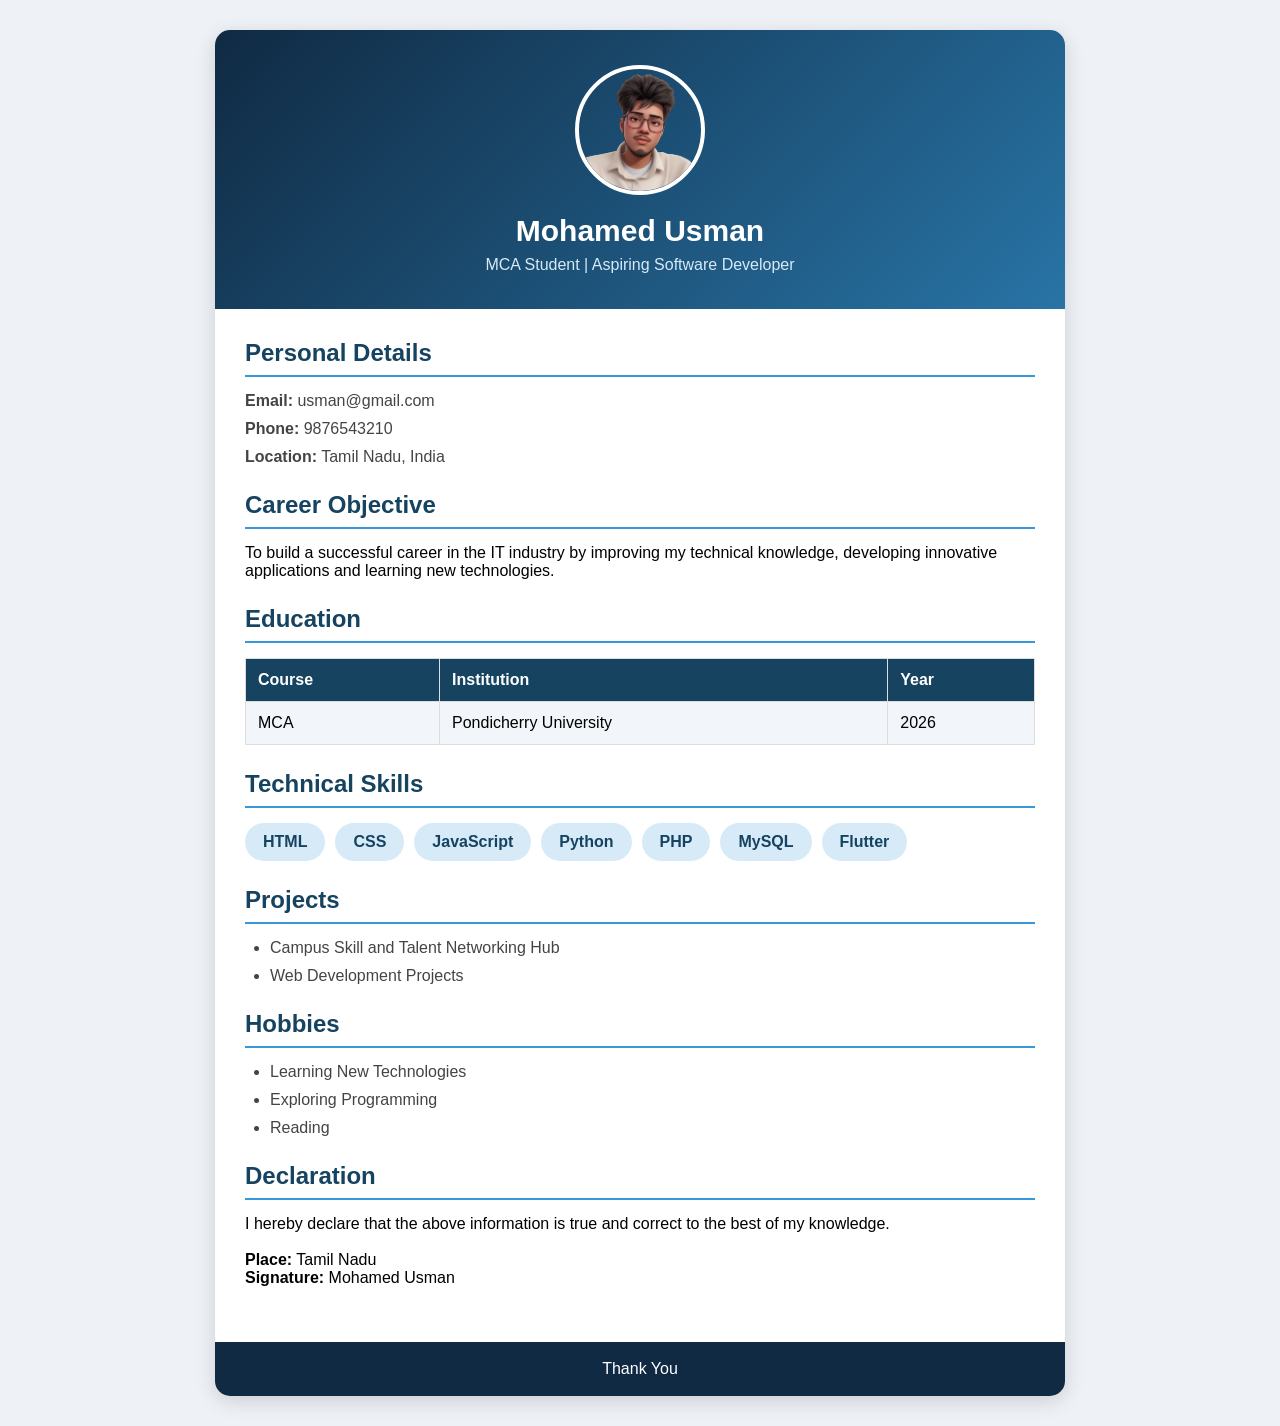
<file: exercise-1/index.html>
<!DOCTYPE html>
<html>
<head>
    <title>My Resume</title>

    <style>
        * {
            margin: 0;
            padding: 0;
            box-sizing: border-box;
        }

        body {
            font-family: Arial, sans-serif;
            background: #eef2f7;
            padding: 30px;
        }

        .container {
            max-width: 850px;
            margin: auto;
            background: white;
            border-radius: 15px;
            overflow: hidden;
            box-shadow: 0 5px 20px rgba(0,0,0,0.15);
        }

        .header {
            background: linear-gradient(135deg, #102a43, #2874a6);
            color: white;
            text-align: center;
            padding: 35px;
        }

        .header img {
            width: 130px;
            height: 130px;
            border-radius: 50%;
            border: 4px solid white;
            object-fit: cover;
            margin-bottom: 15px;
        }

        .header h1 {
            font-size: 30px;
            margin-bottom: 8px;
        }

        .header p {
            color: #d6eaf8;
        }

        .content {
            padding: 30px;
        }

        .section {
            margin-bottom: 25px;
        }

        .section h2 {
            color: #154360;
            border-bottom: 2px solid #3498db;
            padding-bottom: 8px;
            margin-bottom: 15px;
        }

        .details p {
            margin: 10px 0;
            color: #444;
        }

        .skills {
            display: flex;
            flex-wrap: wrap;
            gap: 10px;
        }

        .skills span {
            background: #d6eaf8;
            color: #154360;
            padding: 10px 18px;
            border-radius: 20px;
            font-weight: bold;
        }

        table {
            width: 100%;
            border-collapse: collapse;
        }

        th, td {
            padding: 12px;
            border: 1px solid #ddd;
            text-align: left;
        }

        th {
            background: #154360;
            color: white;
        }

        tr:nth-child(even) {
            background: #f2f6fa;
        }

        ul {
            padding-left: 25px;
            color: #444;
        }

        li {
            margin: 10px 0;
        }

        .footer {
            background: #102a43;
            color: white;
            text-align: center;
            padding: 18px;
        }

        @media(max-width: 600px) {
            body {
                padding: 10px;
            }

            .content {
                padding: 20px;
            }
        }
    </style>
</head>

<body>

<div class="container">

    <div class="header">
        <img src="profile.png" alt="Profile Photo">
        <h1>Mohamed Usman</h1>
        <p>MCA Student | Aspiring Software Developer</p>
    </div>

    <div class="content">

        <div class="section details">
            <h2>Personal Details</h2>
            <p><b>Email:</b> usman@gmail.com</p>
            <p><b>Phone:</b> 9876543210</p>
            <p><b>Location:</b> Tamil Nadu, India</p>
        </div>

        <div class="section">
            <h2>Career Objective</h2>
            <p>
                To build a successful career in the IT industry by improving
                my technical knowledge, developing innovative applications
                and learning new technologies.
            </p>
        </div>

        <div class="section">
            <h2>Education</h2>
            <table>
                <tr>
                    <th>Course</th>
                    <th>Institution</th>
                    <th>Year</th>
                </tr>
                <tr>
                    <td>MCA</td>
                    <td>Pondicherry University</td>
                    <td>2026</td>
                </tr>
            </table>
        </div>

        <div class="section">
            <h2>Technical Skills</h2>
            <div class="skills">
                <span>HTML</span>
                <span>CSS</span>
                <span>JavaScript</span>
                <span>Python</span>
                <span>PHP</span>
                <span>MySQL</span>
                <span>Flutter</span>
            </div>
        </div>

        <div class="section">
            <h2>Projects</h2>
            <ul>
                <li>Campus Skill and Talent Networking Hub</li>
                <li>Web Development Projects</li>
            </ul>
        </div>

        <div class="section">
            <h2>Hobbies</h2>
            <ul>
                <li>Learning New Technologies</li>
                <li>Exploring Programming</li>
                <li>Reading</li>
            </ul>
        </div>

        <div class="section">
            <h2>Declaration</h2>
            <p>
                I hereby declare that the above information is true
                and correct to the best of my knowledge.
            </p>
            <br>
            <p><b>Place:</b> Tamil Nadu</p>
            <p><b>Signature:</b> Mohamed Usman</p>
        </div>

    </div>

    <div class="footer">
        <p>Thank You</p>
    </div>

</div>

</body>
</html>
</file>
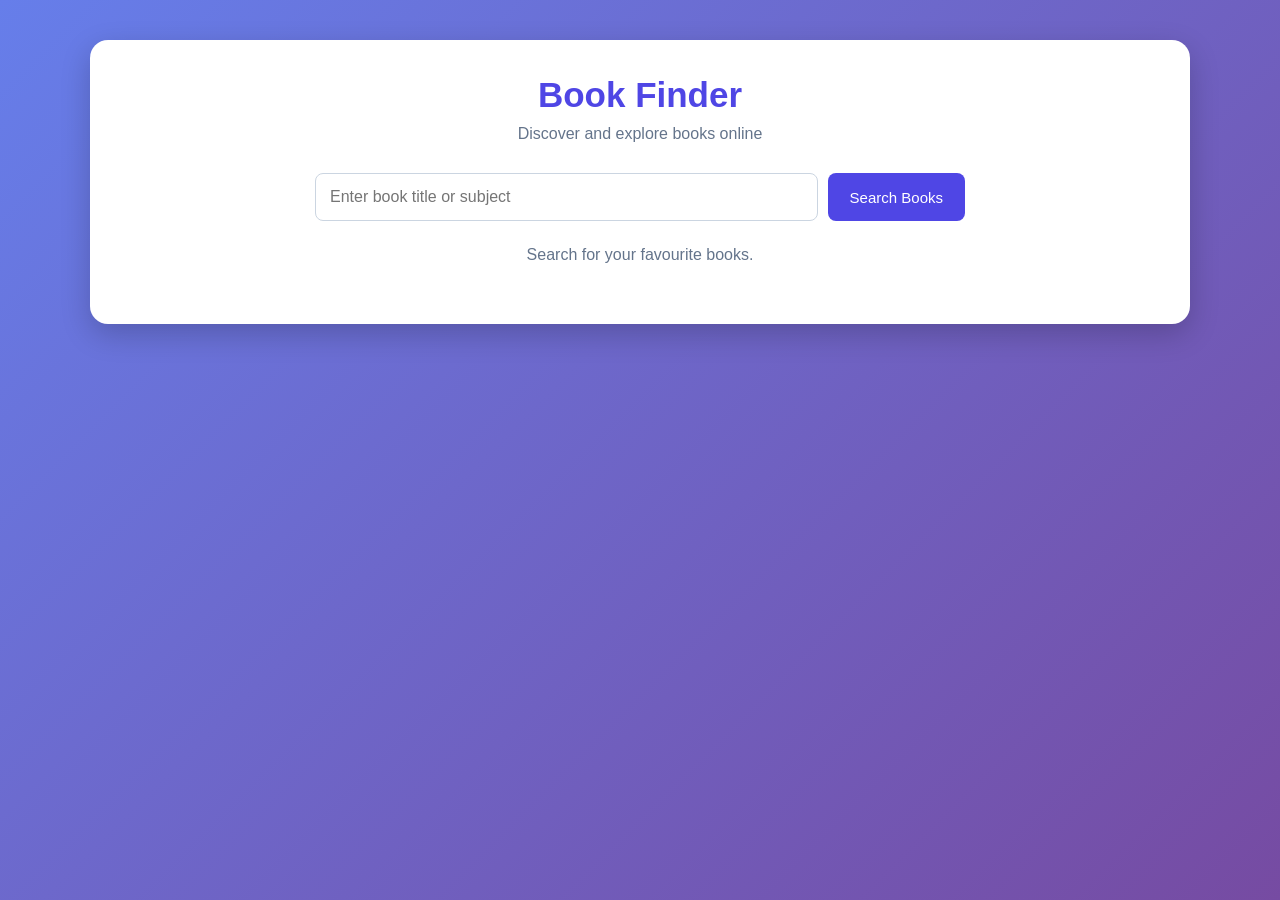
<file: exercise-10/index.html>
<!DOCTYPE html>
<html>
<head>
    <title>Online Book Finder</title>
    <link rel="stylesheet" href="style.css">
</head>
<body>

<div class="container">

    <header>
        <h1>Book Finder</h1>
        <p>Discover and explore books online</p>
    </header>

    <div class="search-box">
        <input type="text" id="bookName" placeholder="Enter book title or subject">
        <button id="searchBtn">Search Books</button>
    </div>

    <div id="message">Search for your favourite books.</div>

    <div id="bookList" class="book-list"></div>

</div>

<script src="https://code.jquery.com/jquery-3.7.1.min.js"></script>
<script src="script.js"></script>

</body>
</html>
</file>
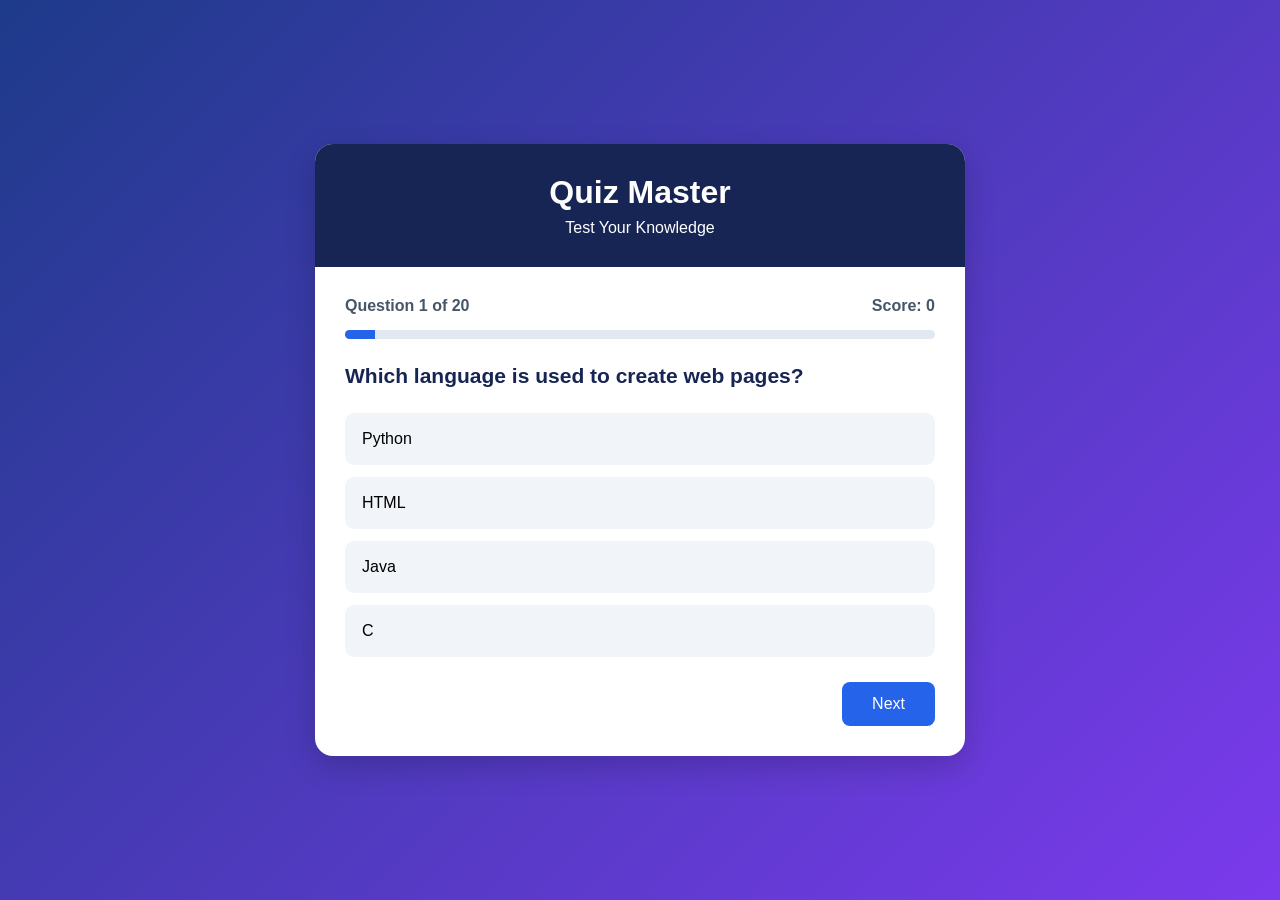
<file: exercise-3/index.html>
<!DOCTYPE html>
<html>
<head>
    <title>Online Quiz Application</title>
    <link rel="stylesheet" href="style.css">
</head>
<body>

    <div class="container">

        <div class="header">
            <h1>Quiz Master</h1>
            <p>Test Your Knowledge</p>
        </div>

        <div id="quiz">
            <div class="info">
                <span id="question-number">Question 1 of 20</span>
                <span id="score">Score: 0</span>
            </div>

            <div class="progress">
                <div id="progress-bar"></div>
            </div>

            <h2 id="question">Question appears here</h2>

            <div id="options"></div>

            <div class="buttons">
                <button id="next-btn" onclick="nextQuestion()">Next</button>
            </div>
        </div>

        <div id="result" class="result">
            <h2>Quiz Completed!</h2>
            <p id="final-score"></p>
            <p id="message"></p>
            <button onclick="restartQuiz()">Play Again</button>
        </div>

    </div>

    <script src="script.js"></script>
</body>
</html>
</file>
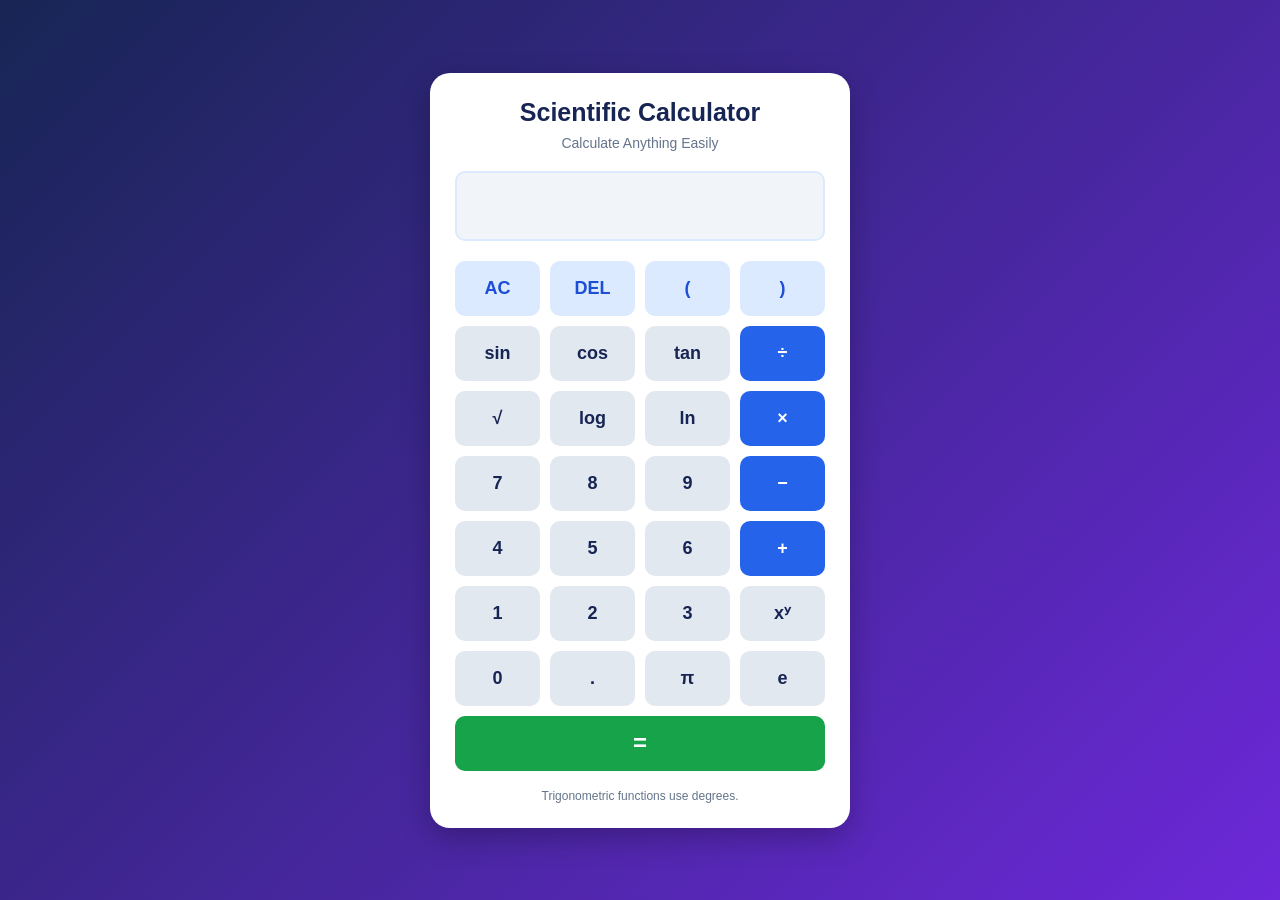
<file: exercise-4/index.html>
<!DOCTYPE html>
<html>
<head>
    <title>Scientific Calculator</title>
    <link rel="stylesheet" href="style.css">
</head>
<body>

    <div class="calculator">

        <div class="heading">
            <h1>Scientific Calculator</h1>
            <p>Calculate Anything Easily</p>
        </div>

        <input type="text" id="display" readonly>

        <div class="buttons">
            <button class="special" onclick="clearDisplay()">AC</button>
            <button class="special" onclick="deleteLast()">DEL</button>
            <button class="special" onclick="appendValue('(')">(</button>
            <button class="special" onclick="appendValue(')')">)</button>

            <button onclick="appendValue('sin(')">sin</button>
            <button onclick="appendValue('cos(')">cos</button>
            <button onclick="appendValue('tan(')">tan</button>
            <button class="operator" onclick="appendValue('/')">÷</button>

            <button onclick="appendValue('sqrt(')">√</button>
            <button onclick="appendValue('log(')">log</button>
            <button onclick="appendValue('ln(')">ln</button>
            <button class="operator" onclick="appendValue('*')">×</button>

            <button onclick="appendValue('7')">7</button>
            <button onclick="appendValue('8')">8</button>
            <button onclick="appendValue('9')">9</button>
            <button class="operator" onclick="appendValue('-')">−</button>

            <button onclick="appendValue('4')">4</button>
            <button onclick="appendValue('5')">5</button>
            <button onclick="appendValue('6')">6</button>
            <button class="operator" onclick="appendValue('+')">+</button>

            <button onclick="appendValue('1')">1</button>
            <button onclick="appendValue('2')">2</button>
            <button onclick="appendValue('3')">3</button>
            <button onclick="appendValue('^')">xʸ</button>

            <button onclick="appendValue('0')">0</button>
            <button onclick="appendValue('.')">.</button>
            <button onclick="appendValue('pi')">π</button>
            <button onclick="appendValue('e')">e</button>

            <button class="equal" onclick="calculate()">=</button>
        </div>

        <p class="note">Trigonometric functions use degrees.</p>

    </div>

    <script src="script.js"></script>
</body>
</html>
</file>
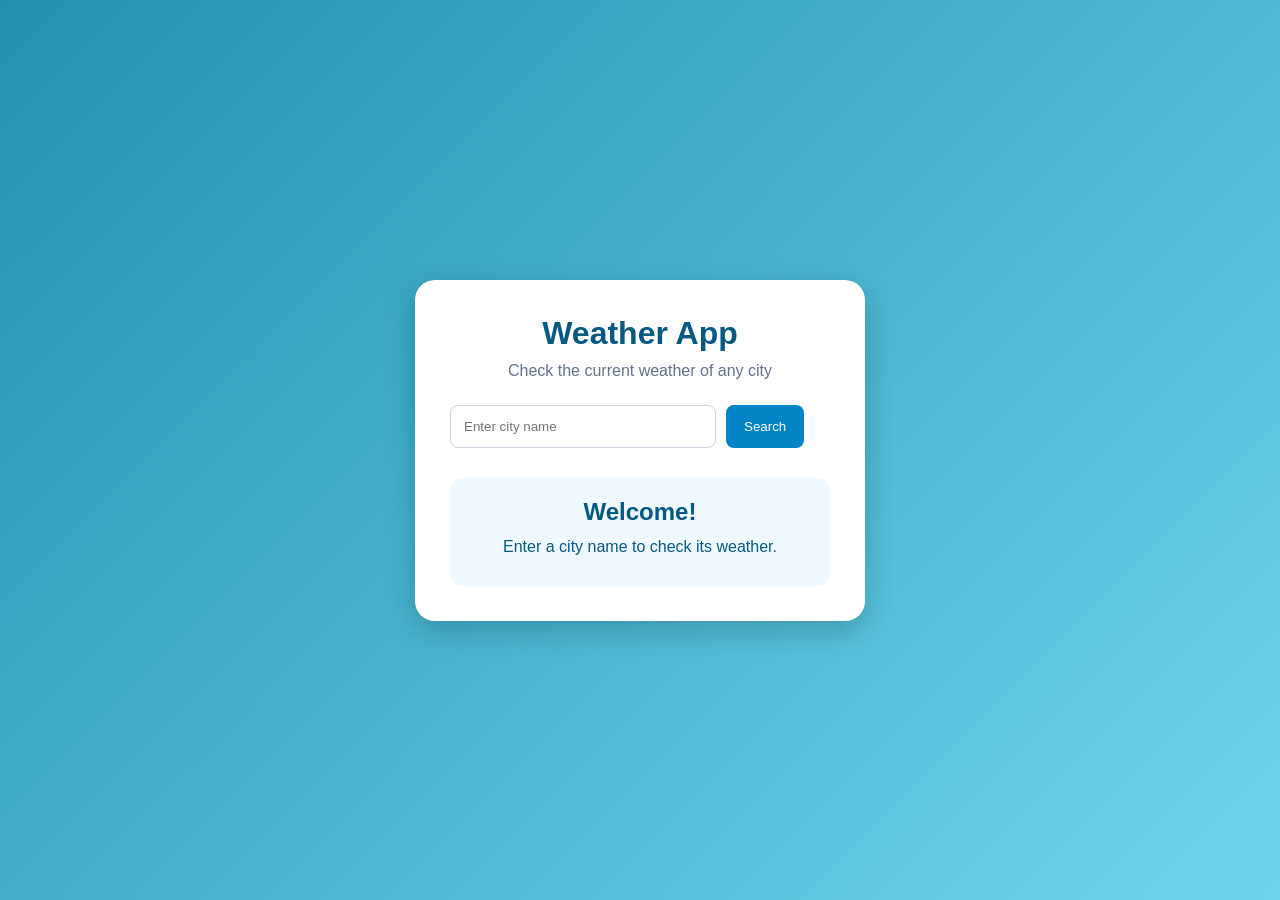
<file: exercise-9/index.html>
<!DOCTYPE html>
<html>
<head>
    <title>Weather Application</title>
    <link rel="stylesheet" href="style.css">
</head>
<body>

<div class="weather-container">
    <h1>Weather App</h1>
    <p>Check the current weather of any city</p>

    <div class="search-box">
        <input type="text" id="city" placeholder="Enter city name">
        <button onclick="getWeather()">Search</button>
    </div>

    <div id="weather">
        <h2>Welcome!</h2>
        <p>Enter a city name to check its weather.</p>
    </div>
</div>

<script src="script.js"></script>
</body>
</html>
</file>
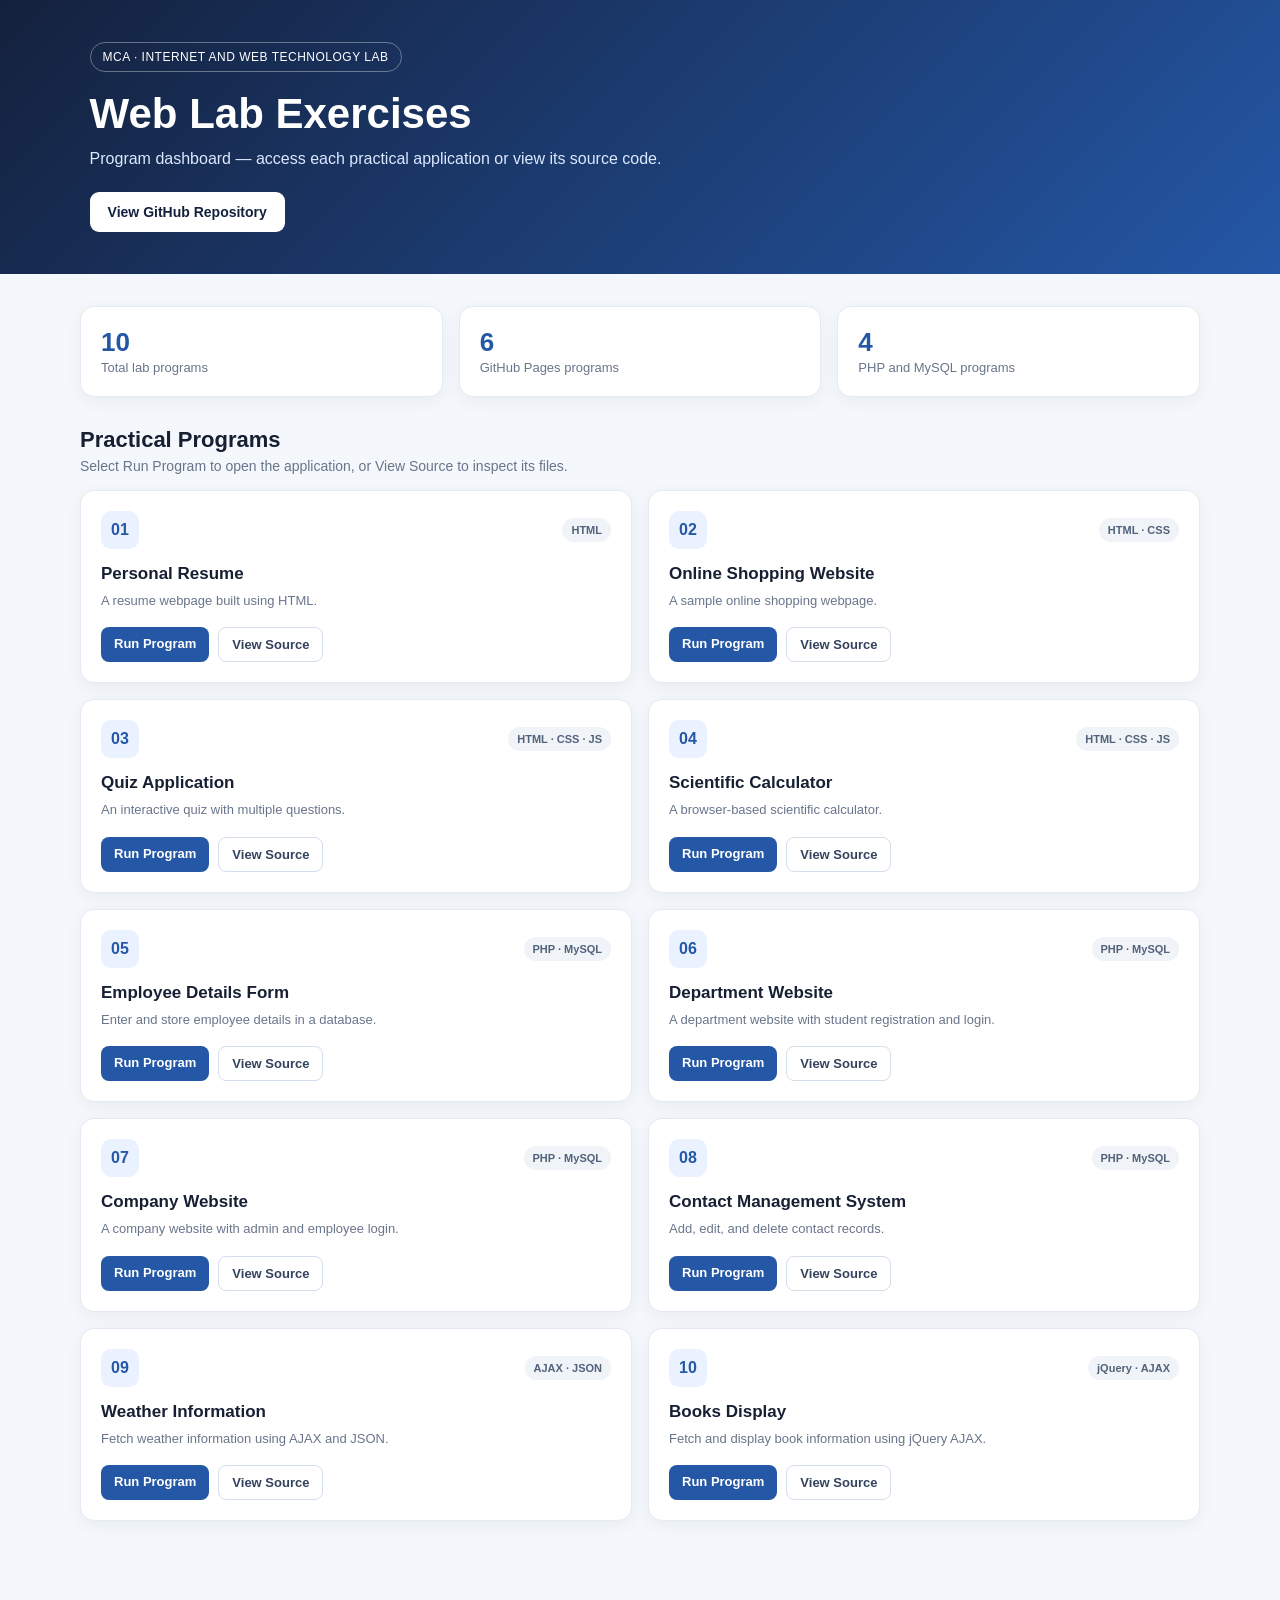
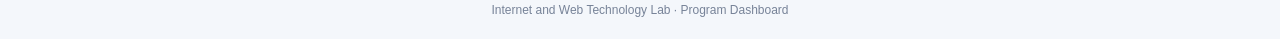
<file: dashboard.html>
<!DOCTYPE html>
<html lang="en">
<head>
  <meta charset="UTF-8">
  <meta name="viewport" content="width=device-width, initial-scale=1.0">
  <title>Internet and Web Technology Lab</title>
  <style>
    * { box-sizing: border-box; }
    body {
      margin: 0;
      font-family: Arial, Helvetica, sans-serif;
      background: #f4f7fb;
      color: #172033;
    }
    header {
      background: linear-gradient(135deg, #14213d, #2457a6);
      color: white;
      padding: 42px 7%;
    }
    header .tag {
      display: inline-block;
      padding: 7px 12px;
      border: 1px solid rgba(255,255,255,.35);
      border-radius: 20px;
      font-size: 12px;
      letter-spacing: .5px;
    }
    h1 { margin: 18px 0 8px; font-size: clamp(28px, 4vw, 42px); }
    header p { margin: 0; color: #dce8ff; line-height: 1.6; }
    .repo-button {
      display: inline-block;
      margin-top: 20px;
      padding: 11px 17px;
      border: 1px solid rgba(255,255,255,.65);
      border-radius: 9px;
      color: #14213d;
      background: white;
      font-size: 14px;
      font-weight: 700;
      text-decoration: none;
    }
    .repo-button:hover { background: #eaf1ff; }
    main { width: min(1120px, 90%); margin: 32px auto 60px; }
    .summary {
      display: grid;
      grid-template-columns: repeat(3, 1fr);
      gap: 16px;
      margin-bottom: 30px;
    }
    .stat, .program {
      background: white;
      border: 1px solid #e4eaf3;
      border-radius: 14px;
      box-shadow: 0 5px 18px rgba(23,32,51,.05);
    }
    .stat { padding: 20px; }
    .stat strong { display: block; font-size: 26px; color: #2457a6; }
    .stat span { color: #68758b; font-size: 13px; }
    .section-heading {
      display: flex;
      justify-content: space-between;
      align-items: end;
      gap: 12px;
      margin: 30px 0 16px;
    }
    h2 { margin: 0; font-size: 22px; }
    .section-heading p { margin: 5px 0 0; color: #68758b; font-size: 14px; }
    .grid {
      display: grid;
      grid-template-columns: repeat(2, minmax(0, 1fr));
      gap: 16px;
    }
    .program { padding: 20px; display: flex; flex-direction: column; min-height: 190px; }
    .topline { display: flex; justify-content: space-between; align-items: center; gap: 10px; }
    .number {
      width: 38px; height: 38px; display: grid; place-items: center;
      background: #eaf1ff; color: #2457a6; border-radius: 10px; font-weight: 700;
    }
    .type {
      font-size: 11px; font-weight: 700; color: #52627a;
      background: #f0f3f8; padding: 6px 9px; border-radius: 20px;
    }
    h3 { margin: 15px 0 7px; font-size: 17px; }
    .program p { color: #68758b; font-size: 13px; line-height: 1.5; margin: 0 0 17px; }
    .actions { display: flex; flex-wrap: wrap; gap: 9px; margin-top: auto; }
    a {
      text-decoration: none; font-size: 13px; font-weight: 700;
      padding: 9px 13px; border-radius: 8px;
    }
    .run { background: #2457a6; color: white; }
    .source { border: 1px solid #d5deeb; color: #33435d; }
    footer { text-align: center; padding: 22px; color: #778398; font-size: 12px; }
    @media (max-width: 650px) {
      header { padding: 32px 6%; }
      .summary { grid-template-columns: 1fr; }
      .grid { grid-template-columns: 1fr; }
      .section-heading { align-items: start; flex-direction: column; }
    }
  </style>
</head>
<body>
  <header>
    <span class="tag">MCA · INTERNET AND WEB TECHNOLOGY LAB</span>
    <h1>Web Lab Exercises</h1>
    <p>Program dashboard — access each practical application or view its source code.</p>
    <a class="repo-button" href="https://github.com/mdusmana7676/mdusman" target="_blank" rel="noopener noreferrer">View GitHub Repository</a>
  </header>

  <main>
    <section class="summary" aria-label="Dashboard summary">
      <div class="stat"><strong>10</strong><span>Total lab programs</span></div>
      <div class="stat"><strong>6</strong><span>GitHub Pages programs</span></div>
      <div class="stat"><strong>4</strong><span>PHP and MySQL programs</span></div>
    </section>

    <section>
      <div class="section-heading">
        <div>
          <h2>Practical Programs</h2>
          <p>Select Run Program to open the application, or View Source to inspect its files.</p>
        </div>
      </div>
      <div class="grid">
        <article class="program">
          <div class="topline"><span class="number">01</span><span class="type">HTML</span></div>
          <h3>Personal Resume</h3><p>A resume webpage built using HTML.</p>
          <div class="actions"><a class="run" href="exercise-1/">Run Program</a><a class="source" href="https://github.com/mdusmana7676/mdusman/tree/main/exercise-1">View Source</a></div>
        </article>
        <article class="program">
          <div class="topline"><span class="number">02</span><span class="type">HTML · CSS</span></div>
          <h3>Online Shopping Website</h3><p>A sample online shopping webpage.</p>
          <div class="actions"><a class="run" href="exercise-2/">Run Program</a><a class="source" href="https://github.com/mdusmana7676/mdusman/tree/main/exercise-2">View Source</a></div>
        </article>
        <article class="program">
          <div class="topline"><span class="number">03</span><span class="type">HTML · CSS · JS</span></div>
          <h3>Quiz Application</h3><p>An interactive quiz with multiple questions.</p>
          <div class="actions"><a class="run" href="exercise-3/">Run Program</a><a class="source" href="https://github.com/mdusmana7676/mdusman/tree/main/exercise-3">View Source</a></div>
        </article>
        <article class="program">
          <div class="topline"><span class="number">04</span><span class="type">HTML · CSS · JS</span></div>
          <h3>Scientific Calculator</h3><p>A browser-based scientific calculator.</p>
          <div class="actions"><a class="run" href="exercise-4/">Run Program</a><a class="source" href="https://github.com/mdusmana7676/mdusman/tree/main/exercise-4">View Source</a></div>
        </article>
        <article class="program">
          <div class="topline"><span class="number">05</span><span class="type">PHP · MySQL</span></div>
          <h3>Employee Details Form</h3><p>Enter and store employee details in a database.</p>
          <div class="actions"><a class="run" href="https://mdusman.infinityfreeapp.com/Program-5/">Run Program</a><a class="source" href="https://github.com/mdusmana7676/mdusman/tree/main/exercise-5">View Source</a></div>
        </article>
        <article class="program">
          <div class="topline"><span class="number">06</span><span class="type">PHP · MySQL</span></div>
          <h3>Department Website</h3><p>A department website with student registration and login.</p>
          <div class="actions"><a class="run" href="https://mdusman.infinityfreeapp.com/Program-6/">Run Program</a><a class="source" href="https://github.com/mdusmana7676/mdusman/tree/main/exercise-6">View Source</a></div>
        </article>
        <article class="program">
          <div class="topline"><span class="number">07</span><span class="type">PHP · MySQL</span></div>
          <h3>Company Website</h3><p>A company website with admin and employee login.</p>
          <div class="actions"><a class="run" href="https://mdusman.infinityfreeapp.com/Program-7/">Run Program</a><a class="source" href="https://github.com/mdusmana7676/mdusman/tree/main/exercise-7">View Source</a></div>
        </article>
        <article class="program">
          <div class="topline"><span class="number">08</span><span class="type">PHP · MySQL</span></div>
          <h3>Contact Management System</h3><p>Add, edit, and delete contact records.</p>
          <div class="actions"><a class="run" href="https://mdusman.infinityfreeapp.com/Program-8/">Run Program</a><a class="source" href="https://github.com/mdusmana7676/mdusman/tree/main/exercise-8">View Source</a></div>
        </article>
        <article class="program">
          <div class="topline"><span class="number">09</span><span class="type">AJAX · JSON</span></div>
          <h3>Weather Information</h3><p>Fetch weather information using AJAX and JSON.</p>
          <div class="actions"><a class="run" href="exercise-9/">Run Program</a><a class="source" href="https://github.com/mdusmana7676/mdusman/tree/main/exercise-9">View Source</a></div>
        </article>
        <article class="program">
          <div class="topline"><span class="number">10</span><span class="type">jQuery · AJAX</span></div>
          <h3>Books Display</h3><p>Fetch and display book information using jQuery AJAX.</p>
          <div class="actions"><a class="run" href="exercise-10/">Run Program</a><a class="source" href="https://github.com/mdusmana7676/mdusman/tree/main/exercise-10">View Source</a></div>
        </article>
      </div>
    </section>
  </main>
  <footer>Internet and Web Technology Lab · Program Dashboard</footer>
</body>
</html>
</file>
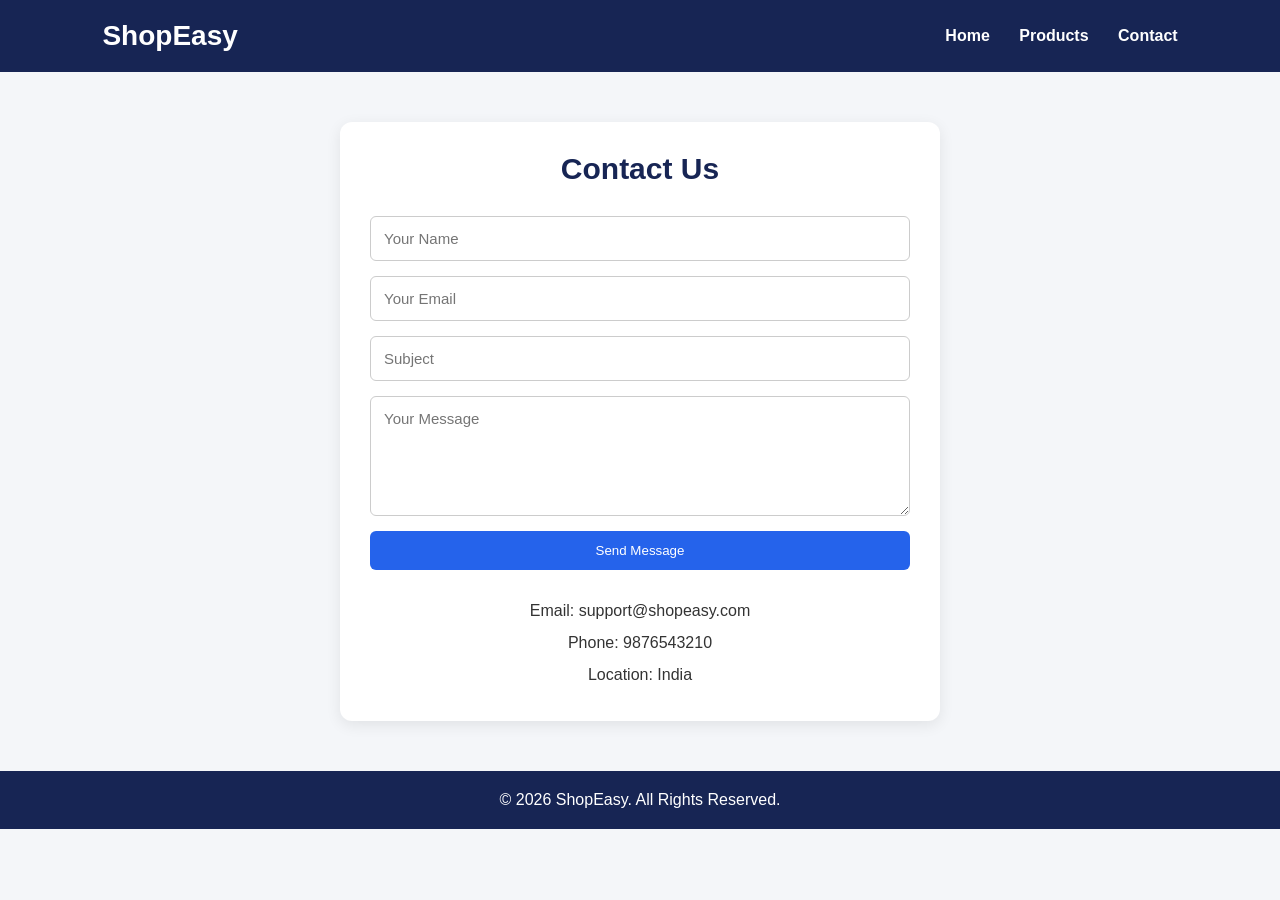
<file: exercise-2/contact.html>
<!DOCTYPE html>
<html>
<head>
    <title>ShopEasy - Contact</title>
    <link rel="stylesheet" href="style.css">
</head>
<body>

<header>
    <h1>ShopEasy</h1>
    <nav>
        <a href="index.html">Home</a>
        <a href="products.html">Products</a>
        <a href="contact.html">Contact</a>
    </nav>
</header>

<section class="contact">
    <h2>Contact Us</h2>

    <form>
        <input type="text" placeholder="Your Name" required>
        <input type="email" placeholder="Your Email" required>
        <input type="text" placeholder="Subject" required>
        <textarea placeholder="Your Message" required></textarea>
        <button type="submit">Send Message</button>
    </form>

    <div class="contact-info">
        <p>Email: support@shopeasy.com</p>
        <p>Phone: 9876543210</p>
        <p>Location: India</p>
    </div>
</section>

<footer>
    <p>© 2026 ShopEasy. All Rights Reserved.</p>
</footer>

</body>
</html>
</file>
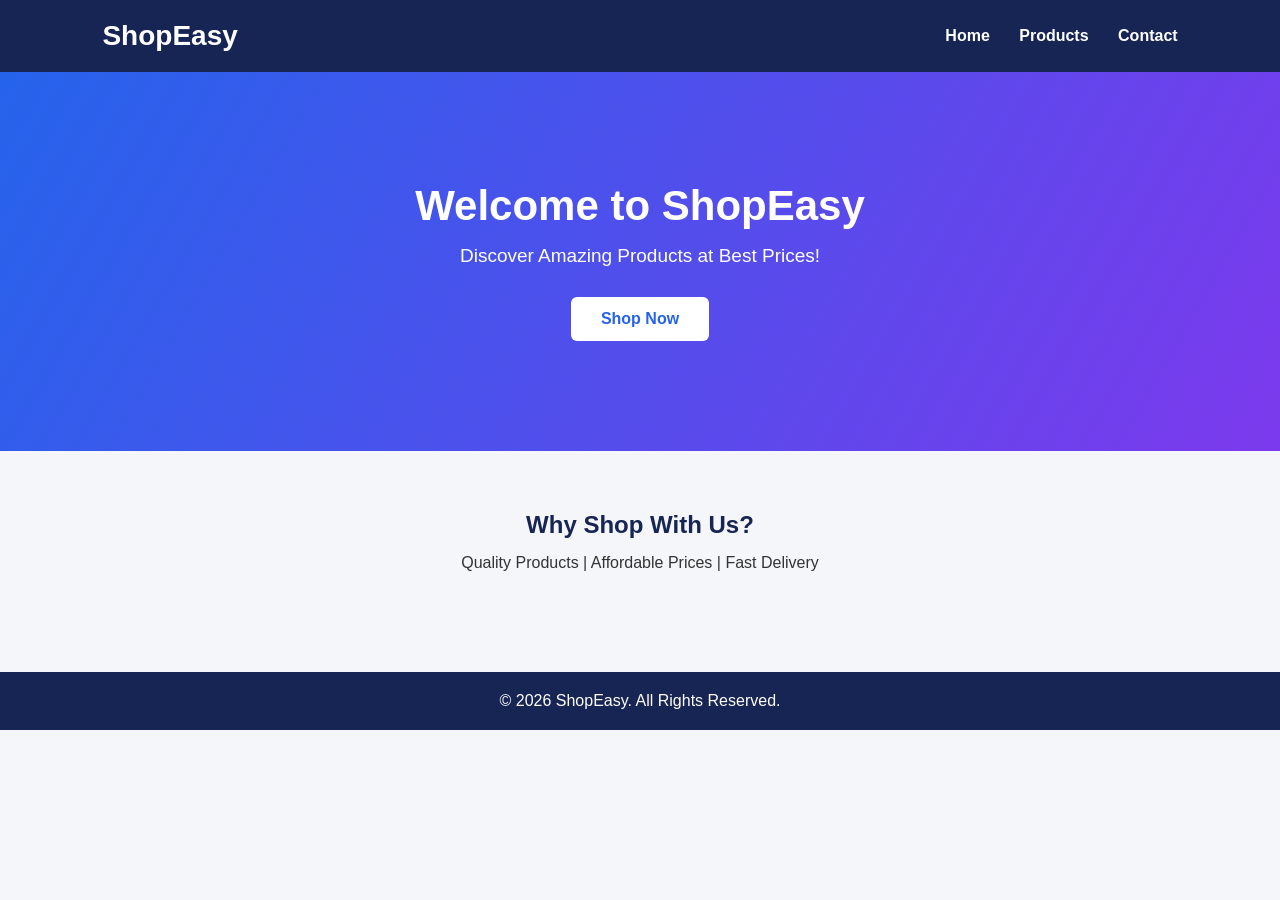
<file: exercise-2/online shopping.html>
<!DOCTYPE html>
<html>
<head>
    <title>ShopEasy - Home</title>
    <link rel="stylesheet" href="style.css">
</head>
<body>

<header>
    <h1>ShopEasy</h1>
    <nav>
        <a href="index.html">Home</a>
        <a href="products.html">Products</a>
        <a href="contact.html">Contact</a>
    </nav>
</header>

<section class="hero">
    <h2>Welcome to ShopEasy</h2>
    <p>Discover Amazing Products at Best Prices!</p>
    <a href="products.html" class="btn">Shop Now</a>
</section>

<section class="about">
    <h2>Why Shop With Us?</h2>
    <p>Quality Products | Affordable Prices | Fast Delivery</p>
</section>

<footer>
    <p>© 2026 ShopEasy. All Rights Reserved.</p>
</footer>

</body>
</html>
</file>
<file: exercise-10/style.css>
* {
    margin: 0;
    padding: 0;
    box-sizing: border-box;
    font-family: Arial, sans-serif;
}

body {
    min-height: 100vh;
    background: linear-gradient(135deg, #667eea, #764ba2);
    padding: 40px 20px;
}

.container {
    max-width: 1100px;
    margin: auto;
    background: white;
    padding: 35px;
    border-radius: 18px;
    box-shadow: 0 10px 30px rgba(0, 0, 0, 0.2);
}

header {
    text-align: center;
    margin-bottom: 30px;
}

header h1 {
    color: #4f46e5;
    font-size: 35px;
    margin-bottom: 10px;
}

header p {
    color: #64748b;
}

.search-box {
    display: flex;
    gap: 10px;
    max-width: 650px;
    margin: auto;
}

.search-box input {
    flex: 1;
    padding: 14px;
    border: 1px solid #cbd5e1;
    border-radius: 8px;
    font-size: 16px;
    outline: none;
}

.search-box button {
    padding: 14px 22px;
    background: #4f46e5;
    color: white;
    border: none;
    border-radius: 8px;
    cursor: pointer;
    font-size: 15px;
}

.search-box button:hover {
    background: #3730a3;
}

#message {
    text-align: center;
    margin: 25px 0;
    color: #64748b;
}

.book-list {
    display: grid;
    grid-template-columns: repeat(auto-fit, minmax(220px, 1fr));
    gap: 22px;
    margin-top: 25px;
}

.book-card {
    background: #f8fafc;
    border-radius: 12px;
    padding: 18px;
    text-align: center;
    border: 1px solid #e2e8f0;
    transition: transform 0.2s;
}

.book-card:hover {
    transform: translateY(-5px);
}

.book-card img {
    width: 120px;
    height: 170px;
    object-fit: contain;
    margin-bottom: 15px;
}

.book-card h3 {
    color: #1e293b;
    font-size: 17px;
    margin-bottom: 10px;
}

.book-card p {
    color: #64748b;
    font-size: 14px;
    margin: 7px 0;
}

.book-card a {
    display: inline-block;
    margin-top: 12px;
    padding: 9px 15px;
    background: #4f46e5;
    color: white;
    text-decoration: none;
    border-radius: 6px;
}

.book-card a:hover {
    background: #3730a3;
}

.error {
    color: #dc2626 !important;
}

@media (max-width: 600px) {
    .container {
        padding: 20px;
    }

    .search-box {
        flex-direction: column;
    }

    .search-box button {
        width: 100%;
    }
}
</file>
<file: exercise-3/style.css>
* {
    margin: 0;
    padding: 0;
    box-sizing: border-box;
    font-family: Arial, sans-serif;
}

body {
    background: linear-gradient(135deg, #1e3a8a, #7c3aed);
    min-height: 100vh;
    display: flex;
    justify-content: center;
    align-items: center;
    padding: 20px;
}

.container {
    background: white;
    width: 100%;
    max-width: 650px;
    border-radius: 18px;
    overflow: hidden;
    box-shadow: 0 10px 30px #00000030;
}

.header {
    background: #172554;
    color: white;
    text-align: center;
    padding: 30px;
}

.header h1 {
    font-size: 32px;
    margin-bottom: 8px;
}

#quiz {
    padding: 30px;
}

.info {
    display: flex;
    justify-content: space-between;
    color: #475569;
    font-weight: bold;
    margin-bottom: 15px;
}

.progress {
    background: #e2e8f0;
    height: 9px;
    border-radius: 10px;
    margin-bottom: 25px;
    overflow: hidden;
}

#progress-bar {
    background: #2563eb;
    height: 100%;
    width: 5%;
    transition: width 0.3s;
}

#question {
    color: #172554;
    font-size: 21px;
    margin-bottom: 25px;
}

.option {
    background: #f1f5f9;
    padding: 15px;
    border: 2px solid transparent;
    border-radius: 9px;
    margin-bottom: 12px;
    cursor: pointer;
    transition: 0.2s;
}

.option:hover {
    background: #dbeafe;
    border-color: #2563eb;
}

.option.selected {
    background: #dbeafe;
    border-color: #2563eb;
}

.option.correct {
    background: #dcfce7;
    border-color: #16a34a;
}

.option.wrong {
    background: #fee2e2;
    border-color: #dc2626;
}

button {
    background: #2563eb;
    color: white;
    padding: 13px 30px;
    border: none;
    border-radius: 8px;
    font-size: 16px;
    cursor: pointer;
}

button:hover {
    background: #172554;
}

button:disabled {
    background: #94a3b8;
    cursor: not-allowed;
}

.buttons {
    text-align: right;
    margin-top: 25px;
}

.result {
    display: none;
    text-align: center;
    padding: 45px 25px;
}

.result h2 {
    color: #172554;
    margin-bottom: 20px;
}

.result p {
    font-size: 19px;
    margin: 15px;
    color: #475569;
}

.result button {
    margin-top: 20px;
}

@media(max-width: 500px) {
    #quiz {
        padding: 20px;
    }

    #question {
        font-size: 18px;
    }
}
</file>
<file: exercise-4/style.css>
* {
    margin: 0;
    padding: 0;
    box-sizing: border-box;
    font-family: Arial, sans-serif;
}

body {
    background: linear-gradient(135deg, #172554, #6d28d9);
    min-height: 100vh;
    display: flex;
    justify-content: center;
    align-items: center;
    padding: 20px;
}

.calculator {
    width: 100%;
    max-width: 420px;
    background: #ffffff;
    padding: 25px;
    border-radius: 20px;
    box-shadow: 0 10px 30px #00000040;
}

.heading {
    text-align: center;
    margin-bottom: 20px;
}

.heading h1 {
    color: #172554;
    font-size: 25px;
    margin-bottom: 8px;
}

.heading p {
    color: #64748b;
    font-size: 14px;
}

#display {
    width: 100%;
    height: 70px;
    background: #f1f5f9;
    border: 2px solid #dbeafe;
    border-radius: 10px;
    margin-bottom: 20px;
    padding: 15px;
    text-align: right;
    font-size: 25px;
    color: #172554;
}

.buttons {
    display: grid;
    grid-template-columns: repeat(4, 1fr);
    gap: 10px;
}

button {
    height: 55px;
    border: none;
    border-radius: 10px;
    background: #e2e8f0;
    color: #172554;
    font-size: 18px;
    font-weight: bold;
    cursor: pointer;
    transition: 0.2s;
}

button:hover {
    background: #cbd5e1;
    transform: scale(1.04);
}

.special {
    background: #dbeafe;
    color: #1d4ed8;
}

.operator {
    background: #2563eb;
    color: white;
}

.operator:hover {
    background: #1e40af;
}

.equal {
    grid-column: span 4;
    background: #16a34a;
    color: white;
    font-size: 24px;
}

.equal:hover {
    background: #15803d;
}

.note {
    text-align: center;
    color: #64748b;
    font-size: 12px;
    margin-top: 18px;
}

@media(max-width: 400px) {
    .calculator {
        padding: 15px;
    }

    button {
        height: 48px;
        font-size: 15px;
    }
}
</file>
<file: exercise-9/style.css>
* {
    margin: 0;
    padding: 0;
    box-sizing: border-box;
    font-family: Arial, sans-serif;
}

body {
    min-height: 100vh;
    display: flex;
    justify-content: center;
    align-items: center;
    background: linear-gradient(135deg, #2193b0, #6dd5ed);
    padding: 20px;
}

.weather-container {
    width: 100%;
    max-width: 450px;
    padding: 35px;
    background: white;
    border-radius: 20px;
    text-align: center;
    box-shadow: 0 10px 30px rgba(0, 0, 0, 0.2);
}

h1 {
    color: #075985;
    margin-bottom: 10px;
}

.weather-container > p {
    color: #64748b;
    margin-bottom: 25px;
}

.search-box {
    display: flex;
    gap: 10px;
}

input {
    width: 70%;
    padding: 13px;
    border: 1px solid #cbd5e1;
    border-radius: 8px;
    outline: none;
}

button {
    padding: 13px 18px;
    border: none;
    border-radius: 8px;
    background: #0284c7;
    color: white;
    cursor: pointer;
}

button:hover {
    background: #0369a1;
}

#weather {
    margin-top: 30px;
    padding: 20px;
    background: #f0f9ff;
    border-radius: 12px;
    color: #075985;
}

#weather h2 {
    margin-bottom: 12px;
}

#weather p {
    margin: 10px 0;
}

.weather-icon {
    width: 90px;
    height: 90px;
}

.error {
    color: #dc2626;
}
</file>
<file: exercise-2/style.css>
* {
    margin: 0;
    padding: 0;
    box-sizing: border-box;
    font-family: Arial, sans-serif;
}

body {
    background: #f4f6f9;
    color: #333;
}

header {
    background: #172554;
    color: white;
    padding: 20px 8%;
    display: flex;
    justify-content: space-between;
    align-items: center;
}

header h1 {
    font-size: 28px;
}

nav a {
    color: white;
    text-decoration: none;
    margin-left: 25px;
    font-weight: bold;
}

nav a:hover {
    color: #facc15;
}

.hero {
    background: linear-gradient(120deg, #2563eb, #7c3aed);
    color: white;
    text-align: center;
    padding: 110px 20px;
}

.hero h2 {
    font-size: 42px;
    margin-bottom: 15px;
}

.hero p {
    font-size: 19px;
    margin-bottom: 30px;
}

.btn {
    display: inline-block;
    background: white;
    color: #2563eb;
    padding: 13px 30px;
    border-radius: 6px;
    text-decoration: none;
    font-weight: bold;
}

.about {
    text-align: center;
    padding: 60px 20px;
}

.about h2 {
    color: #172554;
    margin-bottom: 15px;
}

.products {
    padding: 45px 8%;
    text-align: center;
}

.products h2, .contact h2 {
    font-size: 30px;
    color: #172554;
    margin-bottom: 30px;
}

.product-container {
    display: grid;
    grid-template-columns: repeat(auto-fit, minmax(220px, 1fr));
    gap: 25px;
}

.card {
    background: white;
    border-radius: 12px;
    padding-bottom: 20px;
    box-shadow: 0 4px 12px #00000018;
    transition: 0.3s;
}

.card:hover {
    transform: translateY(-8px);
}

.card img {
    width: 100%;
    height: 200px;
    object-fit: contain;
    padding: 15px;
}

.card h3 {
    margin: 10px;
    color: #172554;
}

.card p {
    color: #16a34a;
    font-size: 21px;
    font-weight: bold;
    margin: 12px;
}

button {
    background: #2563eb;
    color: white;
    border: none;
    padding: 12px 25px;
    border-radius: 6px;
    cursor: pointer;
}

button:hover {
    background: #172554;
}

.contact {
    max-width: 600px;
    margin: 50px auto;
    padding: 30px;
    background: white;
    border-radius: 12px;
    box-shadow: 0 4px 15px #00000015;
    text-align: center;
}

.contact form {
    display: flex;
    flex-direction: column;
    gap: 15px;
}

.contact input, .contact textarea {
    padding: 13px;
    border: 1px solid #ccc;
    border-radius: 6px;
    font-size: 15px;
}

.contact textarea {
    height: 120px;
    resize: vertical;
}

.contact-info {
    margin-top: 25px;
    line-height: 2;
}

footer {
    background: #172554;
    color: white;
    text-align: center;
    padding: 20px;
    margin-top: 40px;
}

@media(max-width: 600px) {
    header {
        flex-direction: column;
        gap: 15px;
    }

    nav a {
        margin: 0 7px;
    }

    .hero h2 {
        font-size: 30px;
    }

    .contact {
        margin: 25px 12px;
    }
}
</file>
